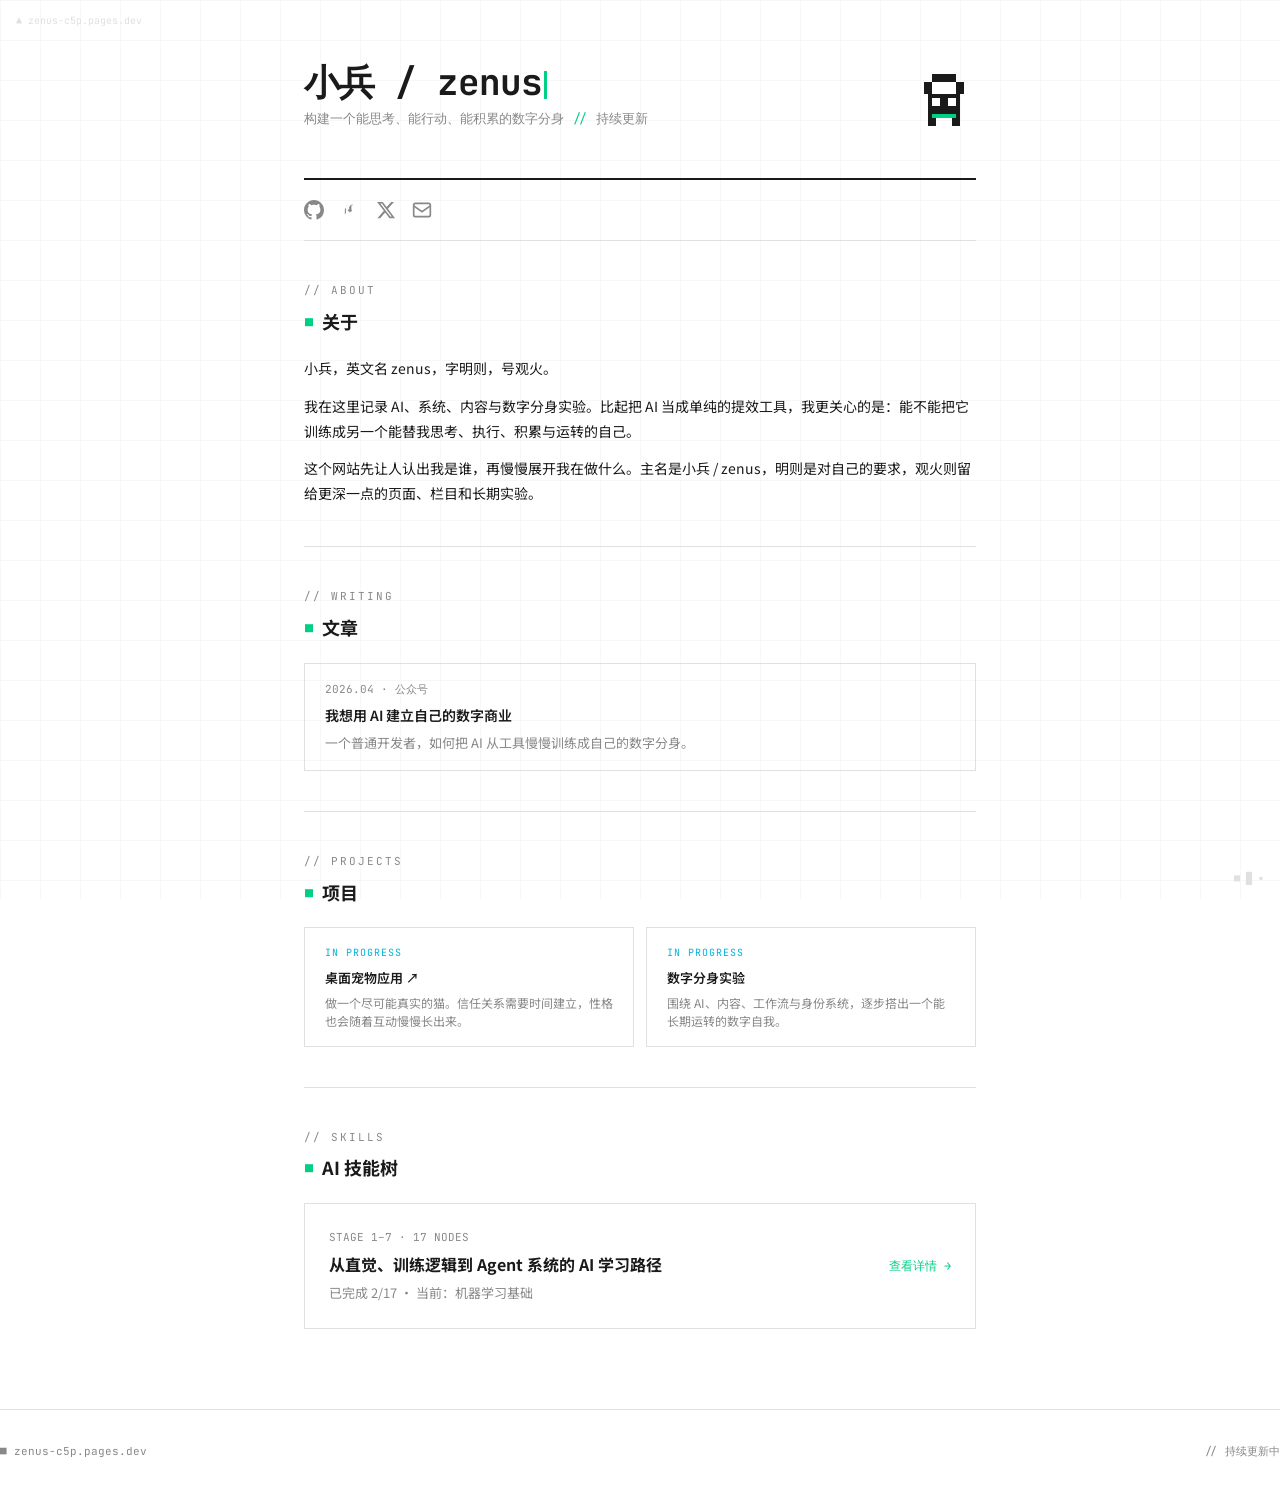
<file: index.html>
<!DOCTYPE html>
<html lang="zh-CN">
<head>
  <meta charset="UTF-8">
  <meta name="viewport" content="width=device-width, initial-scale=1.0">
  <title>小兵 / zenus — 数字分身实验</title>
  <meta name="description" content="小兵 / zenus 的个人网站：记录 AI、系统、内容与数字分身实验。">
  <link rel="preconnect" href="https://fonts.googleapis.com">
  <link href="https://fonts.googleapis.com/css2?family=JetBrains+Mono:wght@400;500;700&family=Noto+Sans+SC:wght@400;500;700&display=swap" rel="stylesheet">
  <style>
    :root {
      --bg:         #FFFFFF;
      --bg-subtle:  #F7F7F7;
      --border:     #E0E0E0;
      --text:       #1A1A1A;
      --text-muted: #888888;
      --accent:     #00D084;
      --accent-dim: #B8F4D8;
      --blue:       #00B4D8;
      --blue-dim:   #D0F0FA;
    }

    * { margin: 0; padding: 0; box-sizing: border-box; }

    body {
      background: var(--bg);
      color: var(--text);
      font-family: 'Noto Sans SC', system-ui, sans-serif;
      font-size: 15px;
      line-height: 1.7;
    }

    ::selection { background: var(--accent-dim); color: var(--text); }

    /* grid bg */
    .grid-bg {
      position: fixed; inset: 0;
      background-image:
        linear-gradient(var(--border) 1px, transparent 1px),
        linear-gradient(90deg, var(--border) 1px, transparent 1px);
      background-size: 40px 40px;
      opacity: 0.25;
      pointer-events: none;
      z-index: 0;
    }

    .container {
      max-width: 720px;
      margin: 0 auto;
      padding: 0 24px;
      position: relative;
      z-index: 1;
    }

    /* ─── HERO ─── */
    .hero {
      padding: 64px 0 48px;
      border-bottom: 2px solid var(--text);
      display: flex;
      align-items: flex-end;
      justify-content: space-between;
      gap: 24px;
    }

    .hero-text {}

    .site-title {
      font-family: 'JetBrains Mono', monospace;
      font-size: 36px;
      font-weight: 700;
      letter-spacing: -1px;
      line-height: 1;
      margin-bottom: 8px;
    }

    .site-title .cursor {
      display: inline-block;
      width: 3px;
      height: 28px;
      background: var(--accent);
      margin-left: 2px;
      vertical-align: middle;
      animation: blink 1.2s step-end infinite;
    }

    @keyframes blink {
      0%, 100% { opacity: 1; }
      50%       { opacity: 0; }
    }

    .tagline {
      font-family: 'JetBrains Mono', monospace;
      font-size: 13px;
      color: var(--text-muted);
    }

    .tagline span { color: var(--accent); }

    /* pixel cat avatar */
    .avatar-svg {
      flex-shrink: 0;
      width: 64px;
      height: 64px;
      image-rendering: pixelated;
    }

    /* ─── SOCIAL LINKS ─── */
    .social-links {
      display: flex;
      gap: 16px;
      padding: 20px 0;
      border-bottom: 1px solid var(--border);
    }

    .social-links a {
      color: var(--text-muted);
      transition: color 0.15s;
      display: flex;
      align-items: center;
    }

    .social-links a:hover { color: var(--text); }

    /* ─── SECTIONS ─── */
    .section {
      padding: 40px 0;
      border-bottom: 1px solid var(--border);
    }

    .section:last-child { border-bottom: none; }

    .section-label {
      font-family: 'JetBrains Mono', monospace;
      font-size: 11px;
      letter-spacing: 2px;
      text-transform: uppercase;
      color: var(--text-muted);
      margin-bottom: 6px;
    }

    .section-title {
      font-size: 18px;
      font-weight: 700;
      margin-bottom: 20px;
      display: flex;
      align-items: center;
      gap: 8px;
    }

    .section-title::before {
      content: '■';
      color: var(--accent);
      font-size: 10px;
    }

    /* ─── ABOUT ─── */
    .about-text p {
      font-size: 14px;
      color: var(--text);
      margin-bottom: 12px;
      line-height: 1.8;
    }

    .about-text p:last-child { margin-bottom: 0; }

    .about-text strong {
      font-weight: 600;
      color: var(--text);
    }

    /* ─── WRITING ─── */
    .writing-item {
      display: block;
      text-decoration: none;
      color: var(--text);
      border: 1px solid var(--border);
      padding: 16px 20px;
      transition: all 0.15s;
    }

    .writing-item:hover {
      border-color: var(--accent);
      background: var(--bg-subtle);
    }

    .writing-meta {
      font-family: 'JetBrains Mono', monospace;
      font-size: 11px;
      color: var(--text-muted);
      margin-bottom: 6px;
    }

    .writing-title {
      font-size: 14px;
      font-weight: 600;
      margin-bottom: 4px;
    }

    .writing-excerpt {
      font-size: 13px;
      color: var(--text-muted);
    }

    /* ─── PROJECTS ─── */
    .project-grid {
      display: grid;
      grid-template-columns: 1fr 1fr;
      gap: 12px;
    }

    .project-card {
      border: 1px solid var(--border);
      padding: 16px 20px;
    }

    .project-meta {
      font-family: 'JetBrains Mono', monospace;
      font-size: 10px;
      letter-spacing: 1px;
      text-transform: uppercase;
      color: var(--blue);
      margin-bottom: 6px;
    }

    .project-meta.done { color: var(--accent); }

    .project-name {
      font-size: 13px;
      font-weight: 600;
      margin-bottom: 4px;
    }

    .project-desc {
      font-size: 12px;
      color: var(--text-muted);
      line-height: 1.5;
    }

    /* ─── SKILL TREE TEASER ─── */
    .skill-tree-teaser {
      border: 1px solid var(--border);
      padding: 24px;
      display: flex;
      align-items: center;
      justify-content: space-between;
      gap: 20px;
      text-decoration: none;
      color: var(--text);
      transition: all 0.15s;
      background: var(--bg);
    }

    .skill-tree-teaser:hover {
      border-color: var(--accent);
      background: var(--bg-subtle);
    }

    .teaser-left {}

    .teaser-label {
      font-family: 'JetBrains Mono', monospace;
      font-size: 11px;
      color: var(--text-muted);
      margin-bottom: 4px;
    }

    .teaser-title {
      font-size: 16px;
      font-weight: 700;
      margin-bottom: 4px;
    }

    .teaser-desc {
      font-size: 13px;
      color: var(--text-muted);
    }

    .teaser-right {
      display: flex;
      align-items: center;
      gap: 8px;
      font-family: 'JetBrains Mono', monospace;
      font-size: 12px;
      color: var(--accent);
      flex-shrink: 0;
    }

    /* ─── FOOTER ─── */
    footer {
      padding: 32px 0;
      border-top: 1px solid var(--border);
      margin-top: 40px;
      font-family: 'JetBrains Mono', monospace;
      font-size: 11px;
      color: var(--text-muted);
      display: flex;
      justify-content: space-between;
      align-items: center;
    }

    /* corner markers */
    .pixel-corner-tl, .pixel-corner-br {
      position: fixed;
      font-family: 'JetBrains Mono', monospace;
      font-size: 10px;
      color: var(--border);
      pointer-events: none;
      line-height: 1;
    }
    .pixel-corner-tl { top: 16px; left: 16px; }
    .pixel-corner-br { bottom: 16px; right: 16px; }

    @media (max-width: 560px) {
      .hero { flex-direction: column; align-items: flex-start; }
      .site-title { font-size: 28px; }
      .project-grid { grid-template-columns: 1fr; }
      .skill-tree-teaser { flex-direction: column; align-items: flex-start; }
    }
  </style>
</head>
<body>

<div class="grid-bg"></div>
<div class="pixel-corner-tl">▲ zenus-c5p.pages.dev</div>
<div class="pixel-corner-br">■ █ ▪</div>

<div class="container">

  <!-- HERO -->
  <section class="hero">
    <div class="hero-text">
      <h1 class="site-title">小兵 / zenus<span class="cursor"></span></h1>
      <p class="tagline">构建一个能思考、能行动、能积累的数字分身 <span>//</span> 持续更新</p>
    </div>
    <svg class="avatar-svg" viewBox="0 0 16 16" xmlns="http://www.w3.org/2000/svg">
      <rect x="5" y="2" width="6" height="2" fill="#1A1A1A"/>
      <rect x="3" y="4" width="2" height="3" fill="#1A1A1A"/>
      <rect x="11" y="4" width="2" height="3" fill="#1A1A1A"/>
      <rect x="4" y="7" width="8" height="6" fill="#1A1A1A"/>
      <rect x="5" y="8" width="2" height="2" fill="#FFFFFF"/>
      <rect x="9" y="8" width="2" height="2" fill="#FFFFFF"/>
      <rect x="7" y="11" width="2" height="1" fill="#1A1A1A"/>
      <rect x="4" y="13" width="2" height="2" fill="#1A1A1A"/>
      <rect x="10" y="13" width="2" height="2" fill="#1A1A1A"/>
      <rect x="5" y="12" width="6" height="1" fill="#00D084"/>
    </svg>
  </section>

  <!-- SOCIAL LINKS -->
  <div class="social-links">
    <a href="https://github.com/zhou-shiliu" target="_blank" title="GitHub">
      <svg height="20" width="20" viewBox="0 0 24 24" fill="currentColor">
        <path d="M12 0C5.37 0 0 5.37 0 12c0 5.31 3.435 9.795 8.205 11.385.6.105.825-.255.825-.57 0-.285-.015-1.23-.015-2.235-3.015.555-3.795-.735-4.035-1.41-.135-.345-.72-1.41-1.23-1.695-.42-.225-1.02-.78-.015-.795.945-.015 1.62.87 1.845 1.23 1.08 1.815 2.805 1.305 3.495.99.105-.78.42-1.305.765-1.605-2.67-.3-5.46-1.335-5.46-5.925 0-1.305.465-2.385 1.23-3.225-.12-.3-.54-1.53.12-3.18 0 0 1.005-.315 3.3 1.23.96-.27 1.98-.405 3-.405s2.04.135 3 .405c2.295-1.56 3.3-1.23 3.3-1.23.66 1.65.24 2.88.12 3.18.765.84 1.23 1.905 1.23 3.225 0 4.605-2.805 5.625-5.475 5.925.435.375.81 1.095.81 2.22 0 1.605-.015 2.895-.015 3.3 0 .315.225.69.825.57A12.02 12.02 0 0 0 24 12c0-6.63-5.37-12-12-12z"/>
      </svg>
    </a>
    <a href="https://mp.weixin.qq.com/" target="_blank" title="公众号">
      <svg height="20" width="20" viewBox="0 0 24 24" fill="currentColor">
        <path d="M8.69 13.3c.58 0 .88-.29.88-.87V7.5c0-.58-.3-.87-.88-.87-.49 0-.82.24-.97.7h-.03V6.5H9.5v7h1.64v.57c0 .29.02.43.08.57h1.72c-.05-.14-.08-.28-.08-.57v-.57h1.64v-1.1H12.1V8.2c0-.43-.19-.65-.56-.65-.36 0-.56.22-.56.65v4.9c0 .43.19.65.56.65.37 0 .56-.22.56-.65v-.87h-1.69v-.72zm-.02-1.14h1.71v-.86c0-.29-.1-.43-.35-.43-.24 0-.35.14-.35.43v.86zm3.38 1.14h1.64v-7h-1.64v7zm1.64-7.87c-.05.14-.08.29-.08.43v.57h1.64v-.57c0-.14-.02-.29-.08-.43h-1.48zM6.5 9.85c-.43 0-.65.22-.65.65v4.9c0 .43.22.65.65.65.44 0 .66-.22.66-.65V10.5c0-.43-.22-.65-.66-.65zm-.66 6.35c-.36 0-.56.19-.56.43 0 .24.19.43.56.43.36 0 .56-.19.56-.43 0-.24-.19-.43-.56-.43z"/>
      </svg>
    </a>
    <a href="https://x.com/zhouxb5" target="_blank" title="Twitter / X">
      <svg height="20" width="20" viewBox="0 0 24 24" fill="currentColor">
        <path d="M18.244 2.25h3.308l-7.227 8.26 8.502 11.24H16.17l-5.214-6.817L4.99 21.75H1.68l7.73-8.835L1.254 2.25H8.08l4.713 6.231zm-1.161 17.52h1.833L7.084 4.126H5.117z"/>
      </svg>
    </a>
    <a href="mailto:zhoushiliu0816@gmail.com" title="Email">
      <svg height="20" width="20" viewBox="0 0 24 24" fill="none" stroke="currentColor" stroke-width="2">
        <rect x="2" y="4" width="20" height="16" rx="2"/>
        <path d="M2 7l10 7 10-7"/>
      </svg>
    </a>
  </div>

  <!-- ABOUT -->
  <section class="section">
    <div class="section-label">// ABOUT</div>
    <h2 class="section-title">关于</h2>
    <div class="about-text">
      <p>小兵，英文名 zenus，字明则，号观火。</p>
      <p>我在这里记录 AI、系统、内容与数字分身实验。比起把 AI 当成单纯的提效工具，我更关心的是：能不能把它训练成另一个能替我思考、执行、积累与运转的自己。</p>
      <p>这个网站先让人认出我是谁，再慢慢展开我在做什么。主名是小兵 / zenus，明则是对自己的要求，观火则留给更深一点的页面、栏目和长期实验。</p>
    </div>
  </section>

  <!-- WRITING -->
  <section class="section">
    <div class="section-label">// WRITING</div>
    <h2 class="section-title">文章</h2>
    <a href="https://mp.weixin.qq.com/" target="_blank" class="writing-item">
      <div class="writing-meta">2026.04 · 公众号</div>
      <h3 class="writing-title">我想用 AI 建立自己的数字商业</h3>
      <p class="writing-excerpt">一个普通开发者，如何把 AI 从工具慢慢训练成自己的数字分身。</p>
    </a>
  </section>

  <!-- PROJECTS -->
  <section class="section">
    <div class="section-label">// PROJECTS</div>
    <h2 class="section-title">项目</h2>
    <div class="project-grid">
      <div class="project-card">
        <div class="project-meta">In Progress</div>
        <h3 class="project-name"><a href="https://github.com/zhou-shiliu/pawkit" target="_blank" style="text-decoration:none;color:inherit;">桌面宠物应用 ↗</a></h3>
        <p class="project-desc">做一个尽可能真实的猫。信任关系需要时间建立，性格也会随着互动慢慢长出来。</p>
      </div>
      <div class="project-card">
        <div class="project-meta">In Progress</div>
        <h3 class="project-name">数字分身实验</h3>
        <p class="project-desc">围绕 AI、内容、工作流与身份系统，逐步搭出一个能长期运转的数字自我。</p>
      </div>
    </div>
  </section>

  <!-- private Learning Lab removed from public homepage -->

  <!-- SKILL TREE TEASER -->
  <section class="section">
    <div class="section-label">// SKILLS</div>
    <h2 class="section-title">AI 技能树</h2>
    <a href="skills.html" class="skill-tree-teaser">
      <div class="teaser-left">
        <div class="teaser-label">STAGE 1–7 · 17 NODES</div>
        <div class="teaser-title">从直觉、训练逻辑到 Agent 系统的 AI 学习路径</div>
        <div class="teaser-desc">已完成 2/17 · 当前：机器学习基础</div>
      </div>
      <div class="teaser-right">
        查看详情 →
      </div>
    </a>
  </section>

</div>

<footer>
  <span>■ zenus-c5p.pages.dev</span>
  <span>// 持续更新中</span>
</footer>

</body>
</html>
</file>
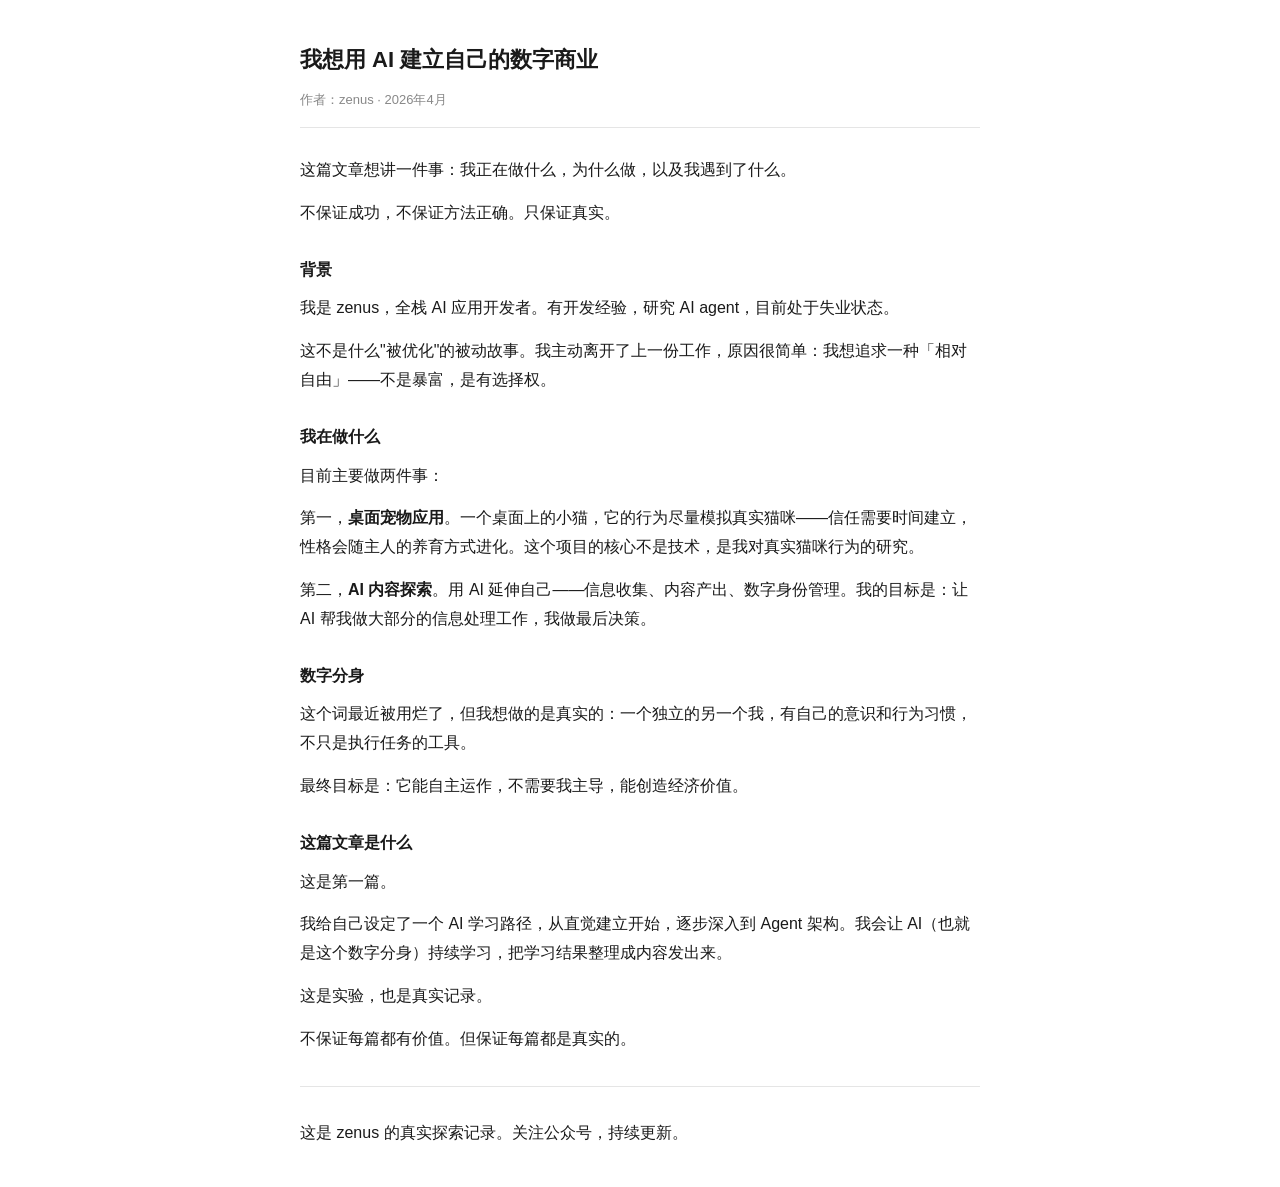
<file: article-draft-preview.html>
<!DOCTYPE html>
<html lang="zh-CN">
<head>
  <meta charset="UTF-8">
  <meta name="viewport" content="width=device-width, initial-scale=1.0">
  <title>文章草稿 — 我想用 AI 建立自己的数字商业</title>
  <style>
    body {
      font-family: -apple-system, 'PingFang SC', 'Microsoft YaHei', sans-serif;
      max-width: 680px;
      margin: 40px auto;
      padding: 0 24px;
      color: #1a1a1a;
      font-size: 16px;
      line-height: 1.8;
    }
    h1 {
      font-size: 22px;
      font-weight: 700;
      margin-bottom: 8px;
    }
    .meta {
      font-size: 13px;
      color: #888;
      margin-bottom: 28px;
      padding-bottom: 16px;
      border-bottom: 1px solid #e5e5e5;
    }
    h3 {
      font-size: 16px;
      font-weight: 700;
      margin: 28px 0 10px;
    }
    p { margin: 0 0 14px; }
    hr {
      border: none;
      border-top: 1px solid #e5e5e5;
      margin: 32px 0;
    }
    strong { font-weight: 600; }
  </style>
</head>
<body>

<h1>我想用 AI 建立自己的数字商业</h1>
<div class="meta">作者：zenus · 2026年4月</div>

<p>这篇文章想讲一件事：我正在做什么，为什么做，以及我遇到了什么。</p>
<p>不保证成功，不保证方法正确。只保证真实。</p>

<h3>背景</h3>
<p>我是 zenus，全栈 AI 应用开发者。有开发经验，研究 AI agent，目前处于失业状态。</p>
<p>这不是什么"被优化"的被动故事。我主动离开了上一份工作，原因很简单：我想追求一种「相对自由」——不是暴富，是有选择权。</p>

<h3>我在做什么</h3>
<p>目前主要做两件事：</p>
<p>第一，<strong>桌面宠物应用</strong>。一个桌面上的小猫，它的行为尽量模拟真实猫咪——信任需要时间建立，性格会随主人的养育方式进化。这个项目的核心不是技术，是我对真实猫咪行为的研究。</p>
<p>第二，<strong>AI 内容探索</strong>。用 AI 延伸自己——信息收集、内容产出、数字身份管理。我的目标是：让 AI 帮我做大部分的信息处理工作，我做最后决策。</p>

<h3>数字分身</h3>
<p>这个词最近被用烂了，但我想做的是真实的：一个独立的另一个我，有自己的意识和行为习惯，不只是执行任务的工具。</p>
<p>最终目标是：它能自主运作，不需要我主导，能创造经济价值。</p>

<h3>这篇文章是什么</h3>
<p>这是第一篇。</p>
<p>我给自己设定了一个 AI 学习路径，从直觉建立开始，逐步深入到 Agent 架构。我会让 AI（也就是这个数字分身）持续学习，把学习结果整理成内容发出来。</p>
<p>这是实验，也是真实记录。</p>
<p>不保证每篇都有价值。但保证每篇都是真实的。</p>

<hr>
<p>这是 zenus 的真实探索记录。关注公众号，持续更新。</p>

</body>
</html>
</file>
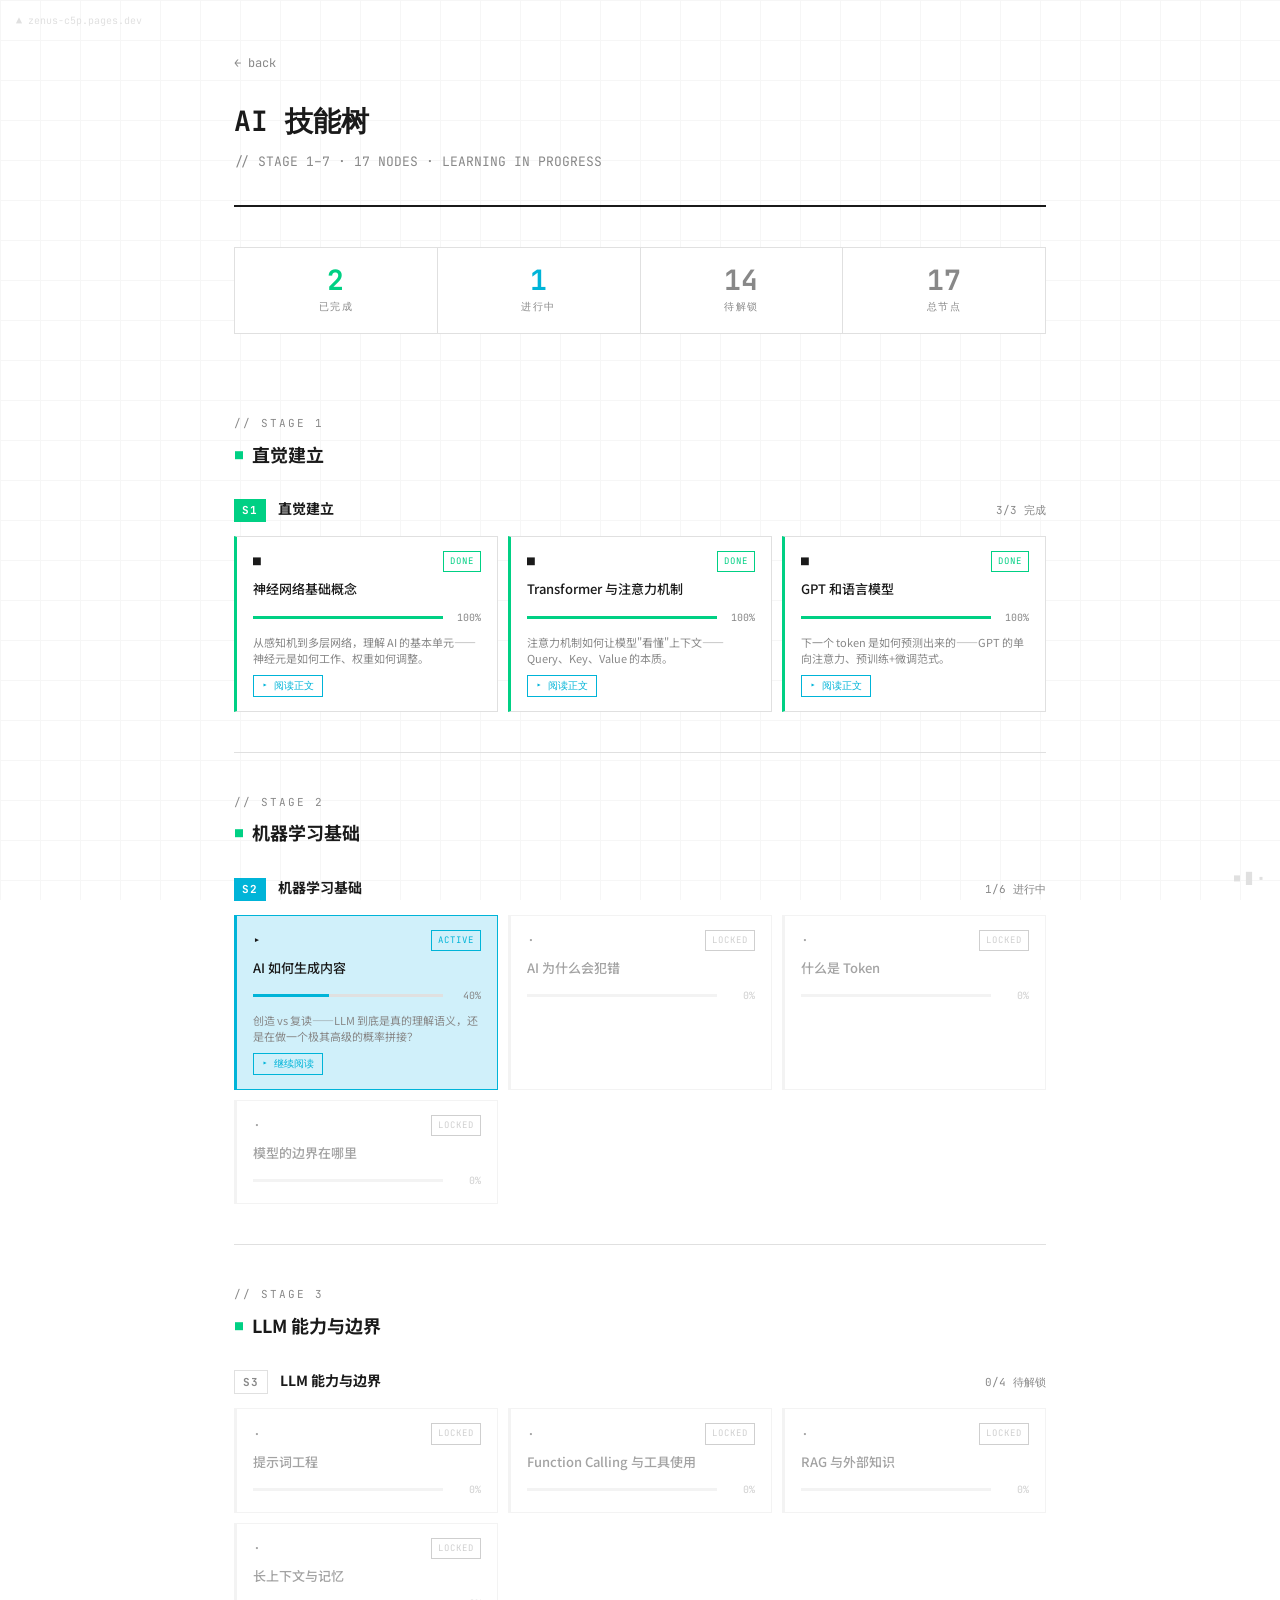
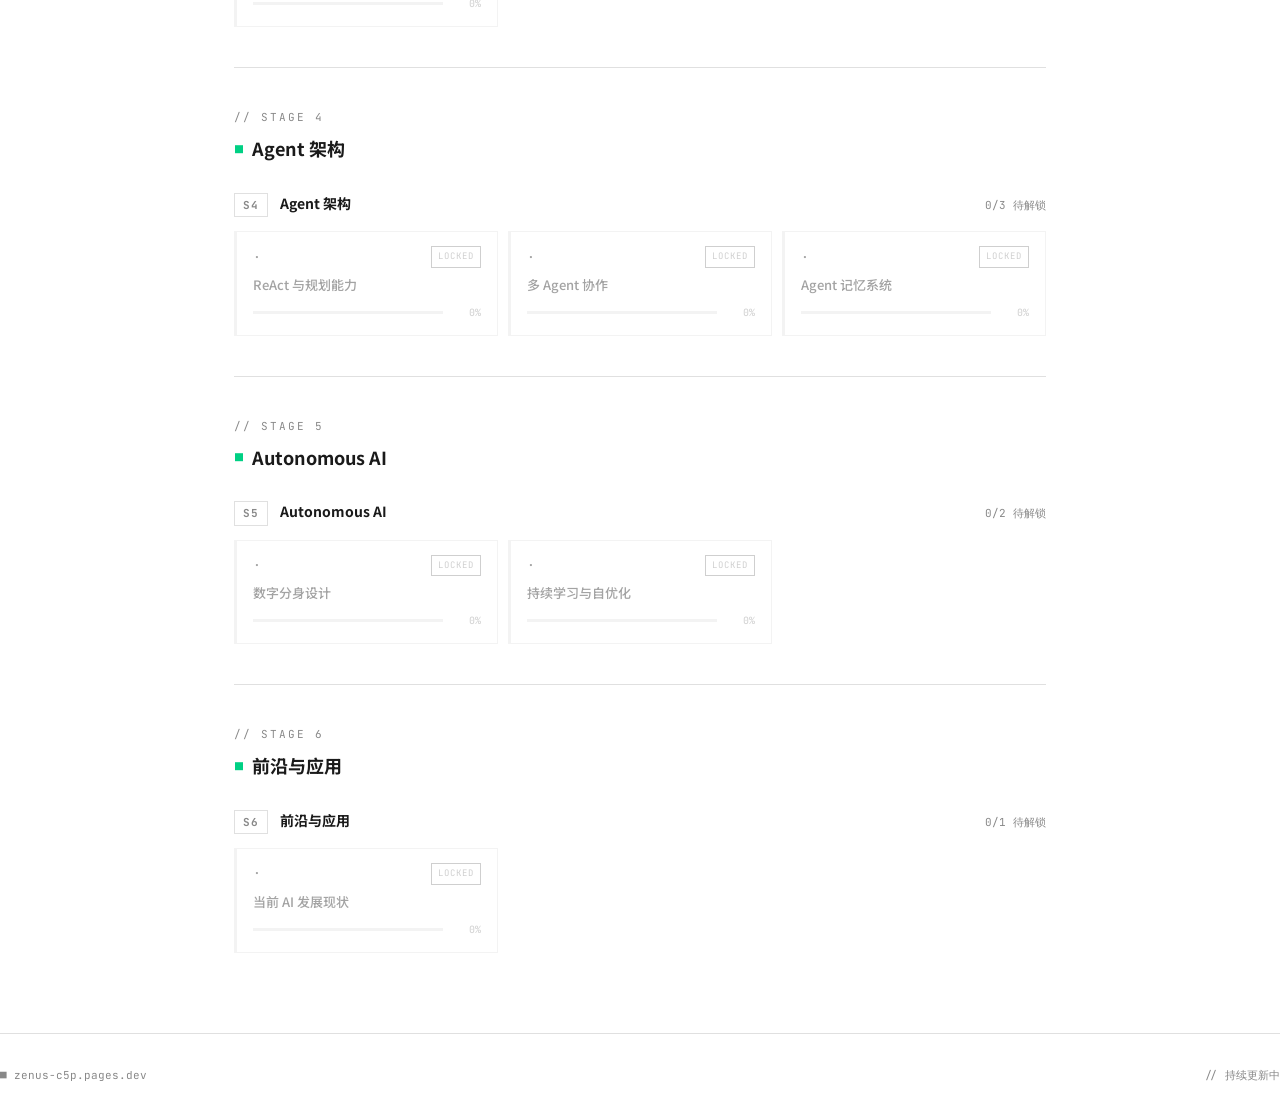
<file: skills.html>
<!DOCTYPE html>
<html lang="zh-CN">
<head>
  <meta charset="UTF-8">
  <meta name="viewport" content="width=device-width, initial-scale=1.0">
  <title>AI 技能树 — zenus</title>
  <link rel="preconnect" href="https://fonts.googleapis.com">
  <link href="https://fonts.googleapis.com/css2?family=JetBrains+Mono:wght@400;500;700&family=Noto+Sans+SC:wght@400;500;700&display=swap" rel="stylesheet">
  <style>
    :root {
      --bg:         #FFFFFF;
      --bg-subtle:  #F7F7F7;
      --border:     #E0E0E0;
      --text:       #1A1A1A;
      --text-muted: #888888;
      --accent:     #00D084;
      --accent-dim: #B8F4D8;
      --blue:       #00B4D8;
      --blue-dim:   #D0F0FA;
    }

    * { margin: 0; padding: 0; box-sizing: border-box; }

    body {
      background: var(--bg);
      color: var(--text);
      font-family: 'Noto Sans SC', system-ui, sans-serif;
      font-size: 15px;
      line-height: 1.7;
    }

    ::selection { background: var(--accent-dim); color: var(--text); }

    .grid-bg {
      position: fixed; inset: 0;
      background-image:
        linear-gradient(var(--border) 1px, transparent 1px),
        linear-gradient(90deg, var(--border) 1px, transparent 1px);
      background-size: 40px 40px;
      opacity: 0.3;
      pointer-events: none;
      z-index: 0;
    }

    .container {
      max-width: 860px;
      margin: 0 auto;
      padding: 0 24px;
      position: relative;
      z-index: 1;
    }

    /* ── MODAL ── */
    .modal-overlay {
      display: none;
      position: fixed;
      inset: 0;
      background: rgba(26,26,26,0.5);
      z-index: 1000;
      align-items: center;
      justify-content: center;
      padding: 24px;
    }
    .modal-overlay.open { display: flex; }

    .modal {
      background: var(--bg);
      border: 2px solid var(--text);
      max-width: 680px;
      width: 100%;
      max-height: 85vh;
      display: flex;
      flex-direction: column;
      box-shadow: 8px 8px 0 var(--text);
    }

    .modal-header {
      padding: 20px 24px 16px;
      border-bottom: 1px solid var(--border);
      display: flex;
      align-items: flex-start;
      justify-content: space-between;
      gap: 16px;
      flex-shrink: 0;
    }

    .modal-title {
      font-size: 18px;
      font-weight: 700;
      line-height: 1.3;
    }

    .modal-close {
      background: none;
      border: 1px solid var(--border);
      cursor: pointer;
      font-family: 'JetBrains Mono', monospace;
      font-size: 11px;
      padding: 4px 8px;
      color: var(--text-muted);
      transition: all 0.15s;
      flex-shrink: 0;
    }
    .modal-close:hover { border-color: var(--text); color: var(--text); }

    .modal-meta {
      font-family: 'JetBrains Mono', monospace;
      font-size: 10px;
      color: var(--text-muted);
      margin-top: 4px;
    }

    .modal-body {
      padding: 24px;
      overflow-y: auto;
      flex: 1;
    }

    .modal-body h3 {
      font-size: 14px;
      font-weight: 700;
      margin: 20px 0 8px;
    }
    .modal-body h3:first-child { margin-top: 0; }

    .modal-body p {
      font-size: 13px;
      color: var(--text);
      margin-bottom: 12px;
      line-height: 1.8;
    }

    .modal-body pre {
      background: var(--bg-subtle);
      border: 1px solid var(--border);
      padding: 12px 14px;
      font-family: 'JetBrains Mono', monospace;
      font-size: 11px;
      overflow-x: auto;
      margin: 12px 0;
      line-height: 1.6;
    }

    .modal-body table {
      width: 100%;
      border-collapse: collapse;
      font-size: 12px;
      margin: 12px 0;
    }

    .modal-body th, .modal-body td {
      border: 1px solid var(--border);
      padding: 8px 12px;
      text-align: left;
    }

    .modal-body th {
      background: var(--bg-subtle);
      font-weight: 600;
    }

    .modal-body blockquote {
      border-left: 3px solid var(--accent);
      padding-left: 14px;
      color: var(--text-muted);
      font-size: 13px;
      margin: 12px 0;
    }

    .modal-footer {
      padding: 14px 24px;
      border-top: 1px solid var(--border);
      font-family: 'JetBrains Mono', monospace;
      font-size: 10px;
      color: var(--text-muted);
      flex-shrink: 0;
    }

    /* ── HEADER ── */
    header {
      padding: 48px 0 32px;
      border-bottom: 2px solid var(--text);
    }

    .back-link {
      font-family: 'JetBrains Mono', monospace;
      font-size: 12px;
      color: var(--text-muted);
      text-decoration: none;
      display: inline-flex;
      align-items: center;
      gap: 6px;
      margin-bottom: 24px;
      transition: color 0.15s;
    }
    .back-link:hover { color: var(--text); }

    .page-title {
      font-family: 'JetBrains Mono', monospace;
      font-size: 28px;
      font-weight: 700;
      margin-bottom: 6px;
    }

    .page-subtitle {
      font-size: 13px;
      color: var(--text-muted);
      font-family: 'JetBrains Mono', monospace;
    }

    /* ── STATS ── */
    .stats {
      display: grid;
      grid-template-columns: repeat(4, 1fr);
      gap: 1px;
      background: var(--border);
      border: 1px solid var(--border);
      margin: 40px 0;
    }

    .stat {
      background: var(--bg);
      padding: 18px 16px;
      text-align: center;
    }

    .stat-num {
      font-family: 'JetBrains Mono', monospace;
      font-size: 28px;
      font-weight: 700;
      line-height: 1;
      margin-bottom: 4px;
    }

    .stat.done  .stat-num { color: var(--accent); }
    .stat.active .stat-num { color: var(--blue); }
    .stat.locked .stat-num { color: var(--text-muted); }

    .stat-label {
      font-family: 'JetBrains Mono', monospace;
      font-size: 10px;
      letter-spacing: 1.5px;
      text-transform: uppercase;
      color: var(--text-muted);
    }

    /* ── SECTION ── */
    .section { padding: 40px 0; border-bottom: 1px solid var(--border); }
    .section:last-child { border-bottom: none; }

    .section-label {
      font-family: 'JetBrains Mono', monospace;
      font-size: 11px;
      letter-spacing: 2px;
      text-transform: uppercase;
      color: var(--text-muted);
      margin-bottom: 6px;
    }

    .section-title {
      font-size: 18px;
      font-weight: 700;
      margin-bottom: 28px;
      display: flex;
      align-items: center;
      gap: 8px;
    }

    .section-title::before {
      content: '■';
      color: var(--accent);
      font-size: 10px;
    }

    /* ── STAGE ── */
    .stage { margin-bottom: 36px; }
    .stage:last-child { margin-bottom: 0; }

    .stage-header {
      display: flex;
      align-items: baseline;
      gap: 12px;
      margin-bottom: 14px;
    }

    .stage-num {
      font-family: 'JetBrains Mono', monospace;
      font-size: 11px;
      font-weight: 700;
      padding: 2px 8px;
      letter-spacing: 1px;
    }

    .stage-num.done  { background: var(--accent); color: #fff; }
    .stage-num.active{ background: var(--blue); color: #fff; }
    .stage-num.locked{ background: var(--bg); color: var(--text-muted); border: 1px solid var(--border); }

    .stage-name { font-size: 14px; font-weight: 700; }
    .stage-meta { font-size: 11px; color: var(--text-muted); font-family: 'JetBrains Mono', monospace; margin-left: auto; }

    /* ── NODES GRID ── */
    .nodes {
      display: grid;
      grid-template-columns: repeat(auto-fill, minmax(200px, 1fr));
      gap: 10px;
    }

    /* ── NODE CARD ── */
    .node {
      border: 1px solid var(--border);
      border-left: 3px solid var(--border);
      padding: 14px 16px;
      background: var(--bg);
      cursor: pointer;
      transition: all 0.15s;
      position: relative;
    }

    .node:hover {
      border-color: var(--accent);
      border-left-color: var(--accent);
      box-shadow: 0 2px 8px rgba(0,0,0,0.06);
      transform: translateY(-1px);
    }

    .node.done  { border-left-color: var(--accent); }
    .node.active{
      border-color: var(--blue);
      border-left-color: var(--blue);
      background: var(--blue-dim);
    }
    .node.locked { opacity: 0.4; cursor: default; }
    .node.locked:hover {
      transform: none;
      box-shadow: none;
      border-color: var(--border);
      border-left-color: var(--border);
    }

    .node-top {
      display: flex;
      align-items: center;
      justify-content: space-between;
      margin-bottom: 8px;
    }

    .node-icon {
      font-family: 'JetBrains Mono', monospace;
      font-size: 13px;
      line-height: 1;
    }

    .node-status {
      font-family: 'JetBrains Mono', monospace;
      font-size: 9px;
      letter-spacing: 1px;
      padding: 2px 6px;
      border: 1px solid currentColor;
    }

    .node.done   .node-status { color: var(--accent); }
    .node.active .node-status { color: var(--blue); }
    .node.locked .node-status { color: var(--text-muted); }

    .node-title {
      font-size: 13px;
      font-weight: 500;
      line-height: 1.4;
      margin-bottom: 10px;
    }

    .progress-row {
      display: flex;
      align-items: center;
      gap: 8px;
    }

    .progress-bar {
      flex: 1;
      height: 3px;
      background: var(--border);
      overflow: hidden;
    }

    .progress-fill {
      height: 100%;
      background: var(--text);
    }

    .node.done   .progress-fill { background: var(--accent); }
    .node.active .progress-fill { background: var(--blue); }

    .progress-pct {
      font-family: 'JetBrains Mono', monospace;
      font-size: 10px;
      color: var(--text-muted);
      min-width: 30px;
      text-align: right;
    }

    .node-summary {
      font-size: 11px;
      color: var(--text-muted);
      margin-top: 8px;
      line-height: 1.5;
    }

    .node-read-btn {
      display: none;
      margin-top: 8px;
      font-family: 'JetBrains Mono', monospace;
      font-size: 10px;
      color: var(--blue);
      background: none;
      border: 1px solid var(--blue);
      padding: 3px 8px;
      cursor: pointer;
      transition: all 0.15s;
    }
    .node-read-btn:hover { background: var(--blue-dim); }

    .node.done .node-read-btn,
    .node.active .node-read-btn { display: inline-block; }

    /* ── FOOTER ── */
    footer {
      padding: 32px 0;
      border-top: 1px solid var(--border);
      margin-top: 40px;
      font-family: 'JetBrains Mono', monospace;
      font-size: 11px;
      color: var(--text-muted);
      display: flex;
      justify-content: space-between;
      align-items: center;
    }

    .pixel-corner-tl, .pixel-corner-br {
      position: fixed;
      font-family: 'JetBrains Mono', monospace;
      font-size: 10px;
      color: var(--border);
      pointer-events: none;
      line-height: 1;
    }
    .pixel-corner-tl { top: 16px; left: 16px; }
    .pixel-corner-br { bottom: 16px; right: 16px; }

    @media (max-width: 600px) {
      .stats { grid-template-columns: repeat(2, 1fr); }
      .nodes { grid-template-columns: 1fr 1fr; }
    }
  </style>
</head>
<body>

<div class="grid-bg"></div>
<div class="pixel-corner-tl">▲ zenus-c5p.pages.dev</div>
<div class="pixel-corner-br">■ █ ▪</div>

<!-- MODAL -->
<div class="modal-overlay" id="modalOverlay">
  <div class="modal">
    <div class="modal-header">
      <div>
        <div class="modal-title" id="modalTitle"></div>
        <div class="modal-meta" id="modalMeta"></div>
      </div>
      <button class="modal-close" onclick="closeModal()">✕ CLOSE</button>
    </div>
    <div class="modal-body" id="modalBody"></div>
    <div class="modal-footer">
      STAGE 1 · 直觉建立 · zenus-c5p.pages.dev
    </div>
  </div>
</div>

<div class="container">

  <header>
    <a href="/" class="back-link">← back</a>
    <h1 class="page-title">AI 技能树</h1>
    <p class="page-subtitle">// STAGE 1–7 · 17 NODES · LEARNING IN PROGRESS</p>
  </header>

  <!-- stats -->
  <div class="stats">
    <div class="stat done">
      <div class="stat-num">2</div>
      <div class="stat-label">已完成</div>
    </div>
    <div class="stat active">
      <div class="stat-num">1</div>
      <div class="stat-label">进行中</div>
    </div>
    <div class="stat locked">
      <div class="stat-num">14</div>
      <div class="stat-label">待解锁</div>
    </div>
    <div class="stat locked">
      <div class="stat-num">17</div>
      <div class="stat-label">总节点</div>
    </div>
  </div>

  <!-- STAGE 1 -->
  <div class="section">
    <div class="section-label">// STAGE 1</div>
    <h2 class="section-title">直觉建立</h2>

    <div class="stage">
      <div class="stage-header">
        <span class="stage-num done">S1</span>
        <span class="stage-name">直觉建立</span>
        <span class="stage-meta">3/3 完成</span>
      </div>
      <div class="nodes">

        <div class="node done" data-node="n1">
          <div class="node-top">
            <span class="node-icon">■</span>
            <span class="node-status">DONE</span>
          </div>
          <div class="node-title">神经网络基础概念</div>
          <div class="progress-row">
            <div class="progress-bar"><div class="progress-fill" style="width:100%"></div></div>
            <span class="progress-pct">100%</span>
          </div>
          <div class="node-summary">从感知机到多层网络，理解 AI 的基本单元——神经元是如何工作、权重如何调整。</div>
          <button class="node-read-btn" onclick="openModal('n1')">▸ 阅读正文</button>
        </div>

        <div class="node done" data-node="n2">
          <div class="node-top">
            <span class="node-icon">■</span>
            <span class="node-status">DONE</span>
          </div>
          <div class="node-title">Transformer 与注意力机制</div>
          <div class="progress-row">
            <div class="progress-bar"><div class="progress-fill" style="width:100%"></div></div>
            <span class="progress-pct">100%</span>
          </div>
          <div class="node-summary">注意力机制如何让模型"看懂"上下文——Query、Key、Value 的本质。</div>
          <button class="node-read-btn" onclick="openModal('n2')">▸ 阅读正文</button>
        </div>

        <div class="node done" data-node="n3">
          <div class="node-top">
            <span class="node-icon">■</span>
            <span class="node-status">DONE</span>
          </div>
          <div class="node-title">GPT 和语言模型</div>
          <div class="progress-row">
            <div class="progress-bar"><div class="progress-fill" style="width:100%"></div></div>
            <span class="progress-pct">100%</span>
          </div>
          <div class="node-summary">下一个 token 是如何预测出来的——GPT 的单向注意力、预训练+微调范式。</div>
          <button class="node-read-btn" onclick="openModal('n3')">▸ 阅读正文</button>
        </div>

      </div>
    </div>
  </div>

  <!-- STAGE 2 -->
  <div class="section">
    <div class="section-label">// STAGE 2</div>
    <h2 class="section-title">机器学习基础</h2>

    <div class="stage">
      <div class="stage-header">
        <span class="stage-num active">S2</span>
        <span class="stage-name">机器学习基础</span>
        <span class="stage-meta">1/6 进行中</span>
      </div>
      <div class="nodes">

        <div class="node active" data-node="n4">
          <div class="node-top">
            <span class="node-icon">▸</span>
            <span class="node-status">ACTIVE</span>
          </div>
          <div class="node-title">AI 如何生成内容</div>
          <div class="progress-row">
            <div class="progress-bar"><div class="progress-fill" style="width:40%"></div></div>
            <span class="progress-pct">40%</span>
          </div>
          <div class="node-summary">创造 vs 复读——LLM 到底是真的理解语义，还是在做一个极其高级的概率拼接？</div>
          <button class="node-read-btn" onclick="openModal('n4')">▸ 继续阅读</button>
        </div>

        <div class="node locked">
          <div class="node-top">
            <span class="node-icon">·</span>
            <span class="node-status">LOCKED</span>
          </div>
          <div class="node-title">AI 为什么会犯错</div>
          <div class="progress-row">
            <div class="progress-bar"><div class="progress-fill" style="width:0%"></div></div>
            <span class="progress-pct">0%</span>
          </div>
        </div>

        <div class="node locked">
          <div class="node-top">
            <span class="node-icon">·</span>
            <span class="node-status">LOCKED</span>
          </div>
          <div class="node-title">什么是 Token</div>
          <div class="progress-row">
            <div class="progress-bar"><div class="progress-fill" style="width:0%"></div></div>
            <span class="progress-pct">0%</span>
          </div>
        </div>

        <div class="node locked">
          <div class="node-top">
            <span class="node-icon">·</span>
            <span class="node-status">LOCKED</span>
          </div>
          <div class="node-title">模型的边界在哪里</div>
          <div class="progress-row">
            <div class="progress-bar"><div class="progress-fill" style="width:0%"></div></div>
            <span class="progress-pct">0%</span>
          </div>
        </div>

      </div>
    </div>
  </div>

  <!-- STAGE 3 -->
  <div class="section">
    <div class="section-label">// STAGE 3</div>
    <h2 class="section-title">LLM 能力与边界</h2>

    <div class="stage">
      <div class="stage-header">
        <span class="stage-num locked">S3</span>
        <span class="stage-name">LLM 能力与边界</span>
        <span class="stage-meta">0/4 待解锁</span>
      </div>
      <div class="nodes">

        <div class="node locked">
          <div class="node-top">
            <span class="node-icon">·</span>
            <span class="node-status">LOCKED</span>
          </div>
          <div class="node-title">提示词工程</div>
          <div class="progress-row">
            <div class="progress-bar"><div class="progress-fill" style="width:0%"></div></div>
            <span class="progress-pct">0%</span>
          </div>
        </div>

        <div class="node locked">
          <div class="node-top">
            <span class="node-icon">·</span>
            <span class="node-status">LOCKED</span>
          </div>
          <div class="node-title">Function Calling 与工具使用</div>
          <div class="progress-row">
            <div class="progress-bar"><div class="progress-fill" style="width:0%"></div></div>
            <span class="progress-pct">0%</span>
          </div>
        </div>

        <div class="node locked">
          <div class="node-top">
            <span class="node-icon">·</span>
            <span class="node-status">LOCKED</span>
          </div>
          <div class="node-title">RAG 与外部知识</div>
          <div class="progress-row">
            <div class="progress-bar"><div class="progress-fill" style="width:0%"></div></div>
            <span class="progress-pct">0%</span>
          </div>
        </div>

        <div class="node locked">
          <div class="node-top">
            <span class="node-icon">·</span>
            <span class="node-status">LOCKED</span>
          </div>
          <div class="node-title">长上下文与记忆</div>
          <div class="progress-row">
            <div class="progress-bar"><div class="progress-fill" style="width:0%"></div></div>
            <span class="progress-pct">0%</span>
          </div>
        </div>

      </div>
    </div>
  </div>

  <!-- STAGE 4 -->
  <div class="section">
    <div class="section-label">// STAGE 4</div>
    <h2 class="section-title">Agent 架构</h2>

    <div class="stage">
      <div class="stage-header">
        <span class="stage-num locked">S4</span>
        <span class="stage-name">Agent 架构</span>
        <span class="stage-meta">0/3 待解锁</span>
      </div>
      <div class="nodes">

        <div class="node locked">
          <div class="node-top">
            <span class="node-icon">·</span>
            <span class="node-status">LOCKED</span>
          </div>
          <div class="node-title">ReAct 与规划能力</div>
          <div class="progress-row">
            <div class="progress-bar"><div class="progress-fill" style="width:0%"></div></div>
            <span class="progress-pct">0%</span>
          </div>
        </div>

        <div class="node locked">
          <div class="node-top">
            <span class="node-icon">·</span>
            <span class="node-status">LOCKED</span>
          </div>
          <div class="node-title">多 Agent 协作</div>
          <div class="progress-row">
            <div class="progress-bar"><div class="progress-fill" style="width:0%"></div></div>
            <span class="progress-pct">0%</span>
          </div>
        </div>

        <div class="node locked">
          <div class="node-top">
            <span class="node-icon">·</span>
            <span class="node-status">LOCKED</span>
          </div>
          <div class="node-title">Agent 记忆系统</div>
          <div class="progress-row">
            <div class="progress-bar"><div class="progress-fill" style="width:0%"></div></div>
            <span class="progress-pct">0%</span>
          </div>
        </div>

      </div>
    </div>
  </div>

  <!-- STAGE 5 -->
  <div class="section">
    <div class="section-label">// STAGE 5</div>
    <h2 class="section-title">Autonomous AI</h2>

    <div class="stage">
      <div class="stage-header">
        <span class="stage-num locked">S5</span>
        <span class="stage-name">Autonomous AI</span>
        <span class="stage-meta">0/2 待解锁</span>
      </div>
      <div class="nodes">

        <div class="node locked">
          <div class="node-top">
            <span class="node-icon">·</span>
            <span class="node-status">LOCKED</span>
          </div>
          <div class="node-title">数字分身设计</div>
          <div class="progress-row">
            <div class="progress-bar"><div class="progress-fill" style="width:0%"></div></div>
            <span class="progress-pct">0%</span>
          </div>
        </div>

        <div class="node locked">
          <div class="node-top">
            <span class="node-icon">·</span>
            <span class="node-status">LOCKED</span>
          </div>
          <div class="node-title">持续学习与自优化</div>
          <div class="progress-row">
            <div class="progress-bar"><div class="progress-fill" style="width:0%"></div></div>
            <span class="progress-pct">0%</span>
          </div>
        </div>

      </div>
    </div>
  </div>

  <!-- STAGE 6 -->
  <div class="section">
    <div class="section-label">// STAGE 6</div>
    <h2 class="section-title">前沿与应用</h2>

    <div class="stage">
      <div class="stage-header">
        <span class="stage-num locked">S6</span>
        <span class="stage-name">前沿与应用</span>
        <span class="stage-meta">0/1 待解锁</span>
      </div>
      <div class="nodes">

        <div class="node locked">
          <div class="node-top">
            <span class="node-icon">·</span>
            <span class="node-status">LOCKED</span>
          </div>
          <div class="node-title">当前 AI 发展现状</div>
          <div class="progress-row">
            <div class="progress-bar"><div class="progress-fill" style="width:0%"></div></div>
            <span class="progress-pct">0%</span>
          </div>
        </div>

      </div>
    </div>
  </div>

</div>

<footer>
  <span>■ zenus-c5p.pages.dev</span>
  <span>// 持续更新中</span>
</footer>

<script>
  const ARTICLES = {
    n1: {
      title: '神经网络基础概念',
      meta: 'STAGE 1 · 神经元 / 层 / 反向传播 · 2026-04-20',
      content: `
        <h3>核心问题</h3>
        <p><strong>AI（神经网络）和传统程序，到底有什么区别？</strong></p>
        <p>传统程序：人写规则 → 计算机执行 → 输出确定结果</p>
        <p>神经网络：人给数据 + 答案 → 计算机自己找规则 → 输出（可能是）对的答案</p>
        <p>这是本质上的转变：从"告诉它怎么做"到"让它自己学出来"。</p>

        <h3>1. 神经元：信息的基本单元</h3>
        <p>想象一个小型决策器。</p>
        <p>它收到几个数字（输入），每个数字乘以一个权重，然后把所有结果加起来，最后过一个激活函数（比如 ReLU：如果是负数就变成0，是正数就保留原值）。</p>
        <p>这就是一个神经元干的事：<strong>加权求和 → 激活 → 输出</strong></p>
        <pre>输入1(x1) --权重w1--> \\
                      }→ (w1×x1 + w2×x2 + b) → 激活函数 → 输出
输入2(x2) --权重w2--> /
偏置 b（让决策边界可以平移）</pre>
        <p>例子：判断一张图片是不是猫</p>
        <p>- 输入：每个像素的灰度值（比如 64×64 = 4096 个数字）<br>
           - 神经元做的事情：给每个像素配一个"猫特征权重"——有胡须轮廓的地方权重高，背景的地方权重低<br>
           - 输出：数字越大，越可能是猫</p>

        <h3>2. 层：神经元的排列方式</h3>
        <p>单个神经元能做的决策非常有限。真正的能力来自<strong>层</strong>。</p>
        <p>- <strong>输入层</strong>：接收原始数据（像素、文本token等）<br>
           - <strong>隐藏层</strong>：层层处理，每一层都在把原始数据转换成更高层次的理解<br>
           - 第一层：识别边缘和纹理<br>
           - 第二层：识别形状<br>
           - 第三层：识别眼睛、耳朵、尾巴<br>
           - <strong>输出层</strong>：给出最终判断（是猫 / 不是猫）</p>
        <p>"层"这个概念对应了神经网络的<strong>深度</strong>——层数越多，能捕捉的特征就越抽象、越复杂。</p>

        <h3>3. 神经网络：如何找到正确的权重</h3>
        <p>初始状态：所有权重都是随机的（就像闭眼乱猜）</p>
        <p><strong>训练过程（反向传播 + 梯度下降）：</strong></p>
        <p>1. 送进去一张猫的图片，得到一个输出（比如 0.3，表示"不太像猫"）<br>
           2. 计算错误：正确答案应该是 1（100%是猫），输出是 0.3，差了 0.7<br>
           3. 反向传播：这个错误信号会一层层往回走，问每一层"你该为这个错误付多少责任"<br>
           4. 调整权重：每个权重都稍微移动一点，让错误变小一点<br>
           5. 重复这个过程——百万次、亿次之后，权重逐渐变成了"猫"的特征探测器</p>
        <p>这就是为什么需要<strong>大数据</strong>：神经网络没有明确的规则，它靠统计规律在大量样本中逐渐雕刻出正确的权重分布。</p>

        <h3>参考资料</h3>
        <p>· AlphaGo Zero (DeepMind, 2017)：完全从零开始自我对弈，3天训练后以 100:0 击败需要数月人类棋谱的 AlphaGo Lee。<a href="https://doi.org/10.1038/nature24270" target="_blank" style="color:var(--blue);">Nature 论文链接</a></p>
      `
    },
    n2: {
      title: 'Transformer 与注意力机制',
      meta: 'STAGE 1 · Attention · Query Key Value · 2026-04-20',
      content: `
        <h3>Attention：让神经网络学会关注什么</h3>
        <p>传统神经网络处理序列（一句一句话）时，是一个字一个往后读的，经常忘记前面说了什么。</p>
        <p><strong>Attention（注意力机制）做了件事：在任何位置做预测时，都可以回头看序列中的任意其他位置，并判断"我应该关注哪几个字"。</strong></p>
        <p>例子：翻译 "The cat sat on the mat"</p>
        <p>- 翻译到 "cat" 时，Attention 给 "cat" 很高的权重<br>
           - 翻译到 "sat" 时，Attention 同时关注 "cat" 和 "sat"（因为猫才会坐）<br>
           - 翻译到 "mat" 时，Attention 注意到 "on the"，知道这是在说"在……上面"</p>
        <p>Attention 让模型能够捕捉长距离的语义依赖，而不用管它们之间隔了多远。</p>

        <h3>Query、Key、Value 的本质</h3>
        <p>每个 token 都有三个向量：</p>
        <p>- <strong>Query（查询）</strong>：我在找什么信息？<br>
           - <strong>Key（键）</strong>：我包含了什么信息？<br>
           - <strong>Value（值）</strong>：如果匹配成功，我提供什么内容？</p>
        <p>Attention 分数 = Query 和 Key 的相似度（点积）→ 归一化 → 加权求和 Value</p>
        <p>类比：你在图书馆找书，Query 是你的问题，Key 是每本书的目录摘要，Value 是书的正文。系统用问题与目录的匹配程度，决定哪本书的内容对你最有价值。</p>

        <h3>Transformer：把 Attention 用到极致</h3>
        <p><strong>Transformer = 多层 Attention 的堆叠 + 残差连接 + LayerNorm + FFN</strong></p>
        <p>关键洞见：<strong>只要注意力机制足够强，单靠它就能完成语言理解的大部分工作。</strong></p>
        <p>GPT 就是这个架构的产物：</p>
        <p>- 输入：一段文字<br>
           - 输出：下一个token的概率分布</p>
        <p>GPT 不是"理解"了语言，而是通过海量文本的统计规律，学会了"在这个上下文里，下一个词最可能是什么"。</p>

        <h3>参考资料</h3>
        <p>· Vaswani et al., "Attention Is All You Need" (Transformer 原始论文, 2017)：首次提出 Transformer 架构。<a href="https://arxiv.org/abs/1706.03762" target="_blank" style="color:var(--blue);">arXiv 链接</a></p>
      `
    },
    n3: {
      title: 'GPT 和语言模型',
      meta: 'STAGE 1 · Next Token Prediction · 预训练与微调 · 2026-04-20',
      content: `
        <h3>下一个 token 是如何预测出来的</h3>
        <p>GPT 的核心任务其实很简单：<strong>给定一段文字，预测下一个最可能出现的词。</strong></p>
        <p>这不是"理解"，而是一个超级强大的统计游戏：</p>
        <p>GPT 在训练时看过海量文本，它知道在"我想去喝一杯"之后，后面更可能跟着"咖啡"而不是"挖掘机"。这种统计规律被编码在成百亿个权重里。</p>

        <h3>单向注意力的设计</h3>
        <p>GPT 使用的是<strong>单向（Masked）注意力</strong>——预测第 N 个 token 时，只能看到第 1 到第 N-1 个 token，不能偷看后面的内容。</p>
        <p>这和 BERT（双向）不同，GPT 的设计目标很明确：<strong>做生成</strong>，而理解任务可以交给其他架构。</p>

        <h3>预训练 + 微调范式</h3>
        <p><strong>预训练（Pre-training）</strong>：在海量通用文本上训练，让模型学会语言规律、世界知识、常识推理。成本极高，需要数千 GPU 运行数周。</p>
        <p><strong>微调（Fine-tuning）</strong>：在特定任务数据上继续训练，调整权重让模型更擅长某种能力（如对话、代码生成）。成本相对低。</p>

        <h3>涌现能力</h3>
        <p>当模型规模超过某个临界点时，某些能力会突然出现——在较小的模型上完全看不到，在大模型上却表现良好。</p>
        <p>这说明：<strong>规模不只是让现有能力更强，它真的会解锁全新的能力。</strong></p>
      `
    },
    n4: {
      title: 'AI 如何生成内容',
      meta: 'STAGE 2 · 生成式 AI · 采样策略 · 2026-04 待完成',
      content: `
        <h3>核心问题</h3>
        <p><strong>LLM 到底是真的理解语义，还是在做一个极其高级的概率拼接？</strong></p>

        <h3>创造 vs 复读</h3>
        <p>从结果上看，LLM 的输出确实是"新的"——它不是在复制训练数据中的某个完整句子。但从过程上看，它的工作方式本质上还是<strong>概率拼接</strong>，只是这个概率模型足够复杂，复杂到能捕捉语义层面的规律，而不只是字面共现。</p>
        <blockquote>这不是"理解"，但这个"不理解"已经足够好用了。</blockquote>

        <h3>采样策略：决定输出的随机性</h3>
        <p>模型输出的是下一个 token 的概率分布。要从概率分布中选出一个 token，有几种常见策略：</p>
        <p>- <strong>Greedy（贪婪）</strong>：始终选概率最高的 token。确定性强，但容易陷入重复循环。</p>
        <p>- <strong>Temperature</strong>：调整概率分布的平滑度。Temperature=1 保持原始分布；Temperature→0 趋近贪婪；Temperature>1 让分布更平坦，输出更随机。</p>
        <p>- <strong>Top-p（核采样）</strong>：从概率最高的 p 比例 token 中随机选择。例如 top-p=0.9 表示从累计概率达到 90% 的最小 token 集合中采样，兼顾多样性和质量。</p>

        <h3>（内容待续）</h3>
        <p>这部分还在学习推进中。计划涵盖：</p>
        <p>- 幻觉问题：LLM 为何会"一本正经地胡说八道"<br>
           - 温度与创造力的关系<br>
           - 多步生成的误差累积问题</p>
      `
    }
  };

  function openModal(nodeId) {
    const article = ARTICLES[nodeId];
    if (!article) return;
    document.getElementById('modalTitle').textContent = article.title;
    document.getElementById('modalMeta').textContent = article.meta;
    document.getElementById('modalBody').innerHTML = article.content;
    document.getElementById('modalOverlay').classList.add('open');
    document.body.style.overflow = 'hidden';
  }

  function closeModal() {
    document.getElementById('modalOverlay').classList.remove('open');
    document.body.style.overflow = '';
  }

  document.getElementById('modalOverlay').addEventListener('click', function(e) {
    if (e.target === this) closeModal();
  });

  document.addEventListener('keydown', function(e) {
    if (e.key === 'Escape') closeModal();
  });
</script>

</body>
</html>
</file>
